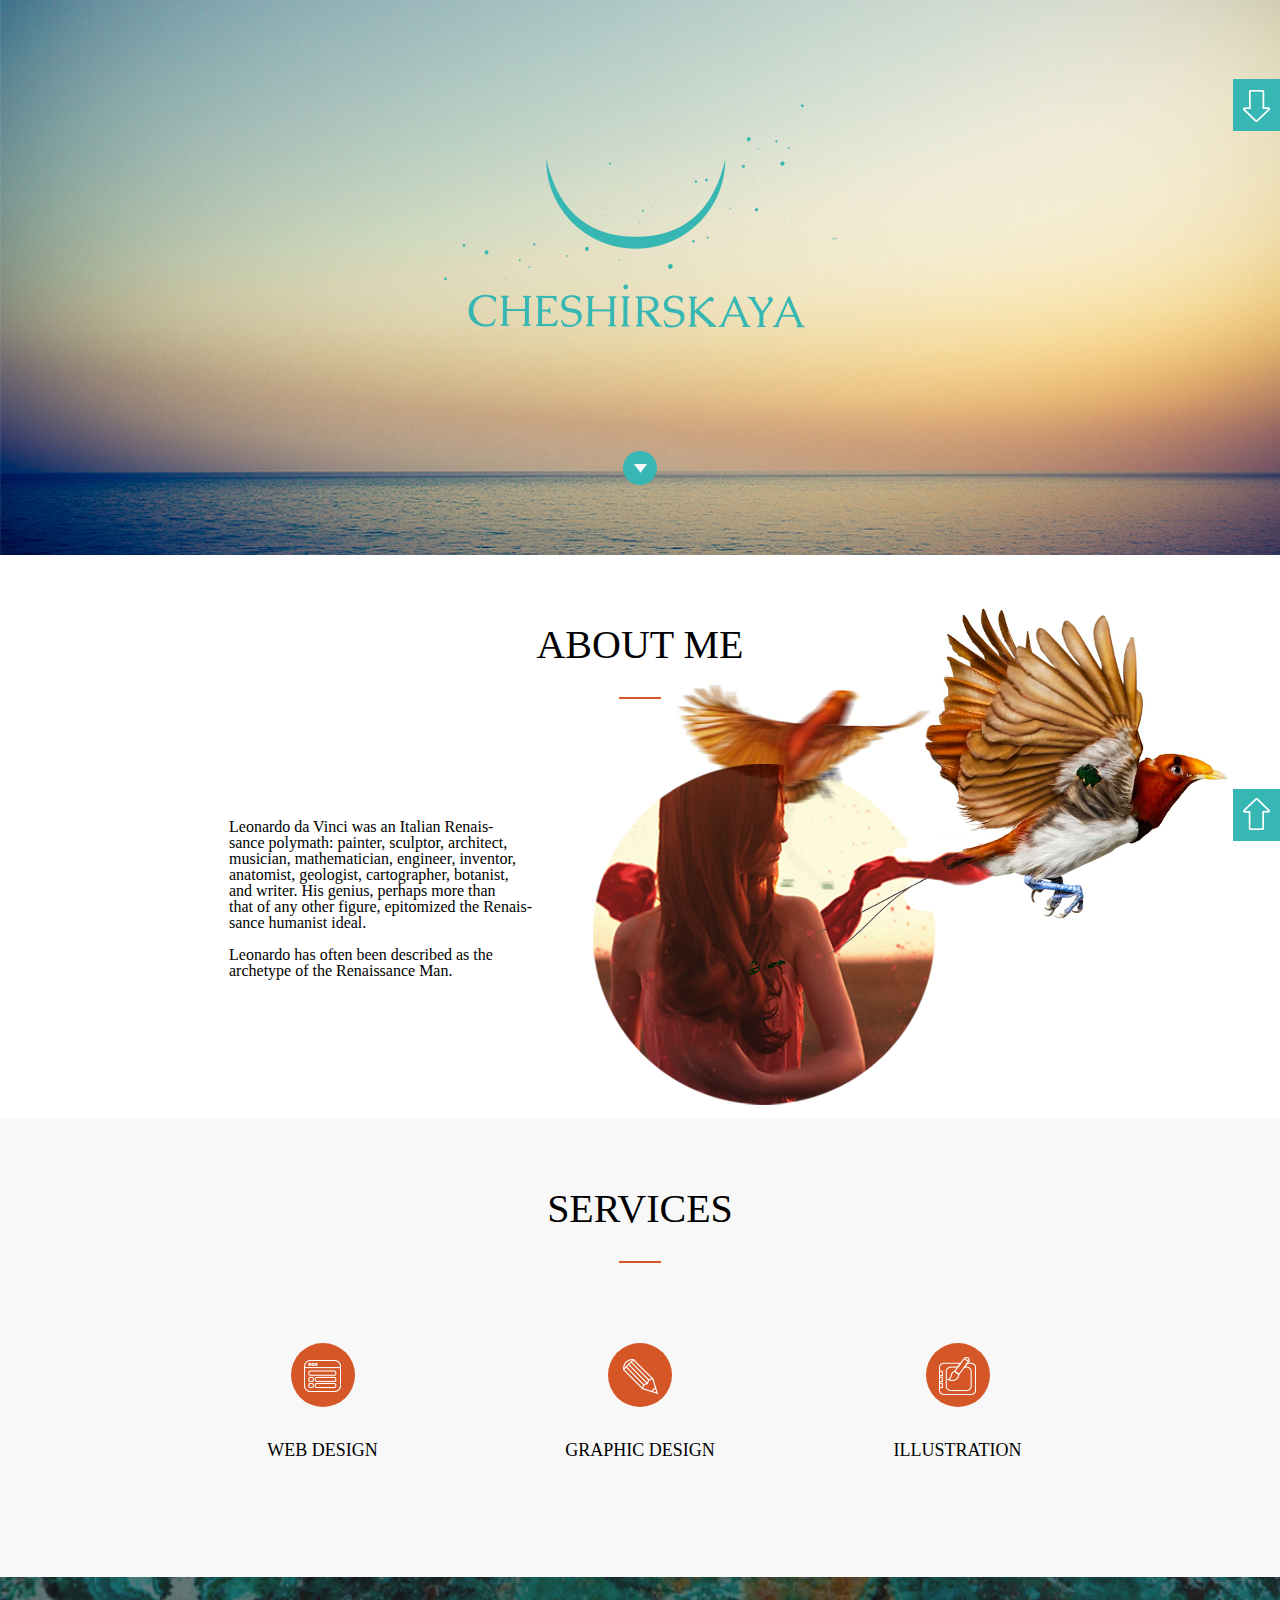
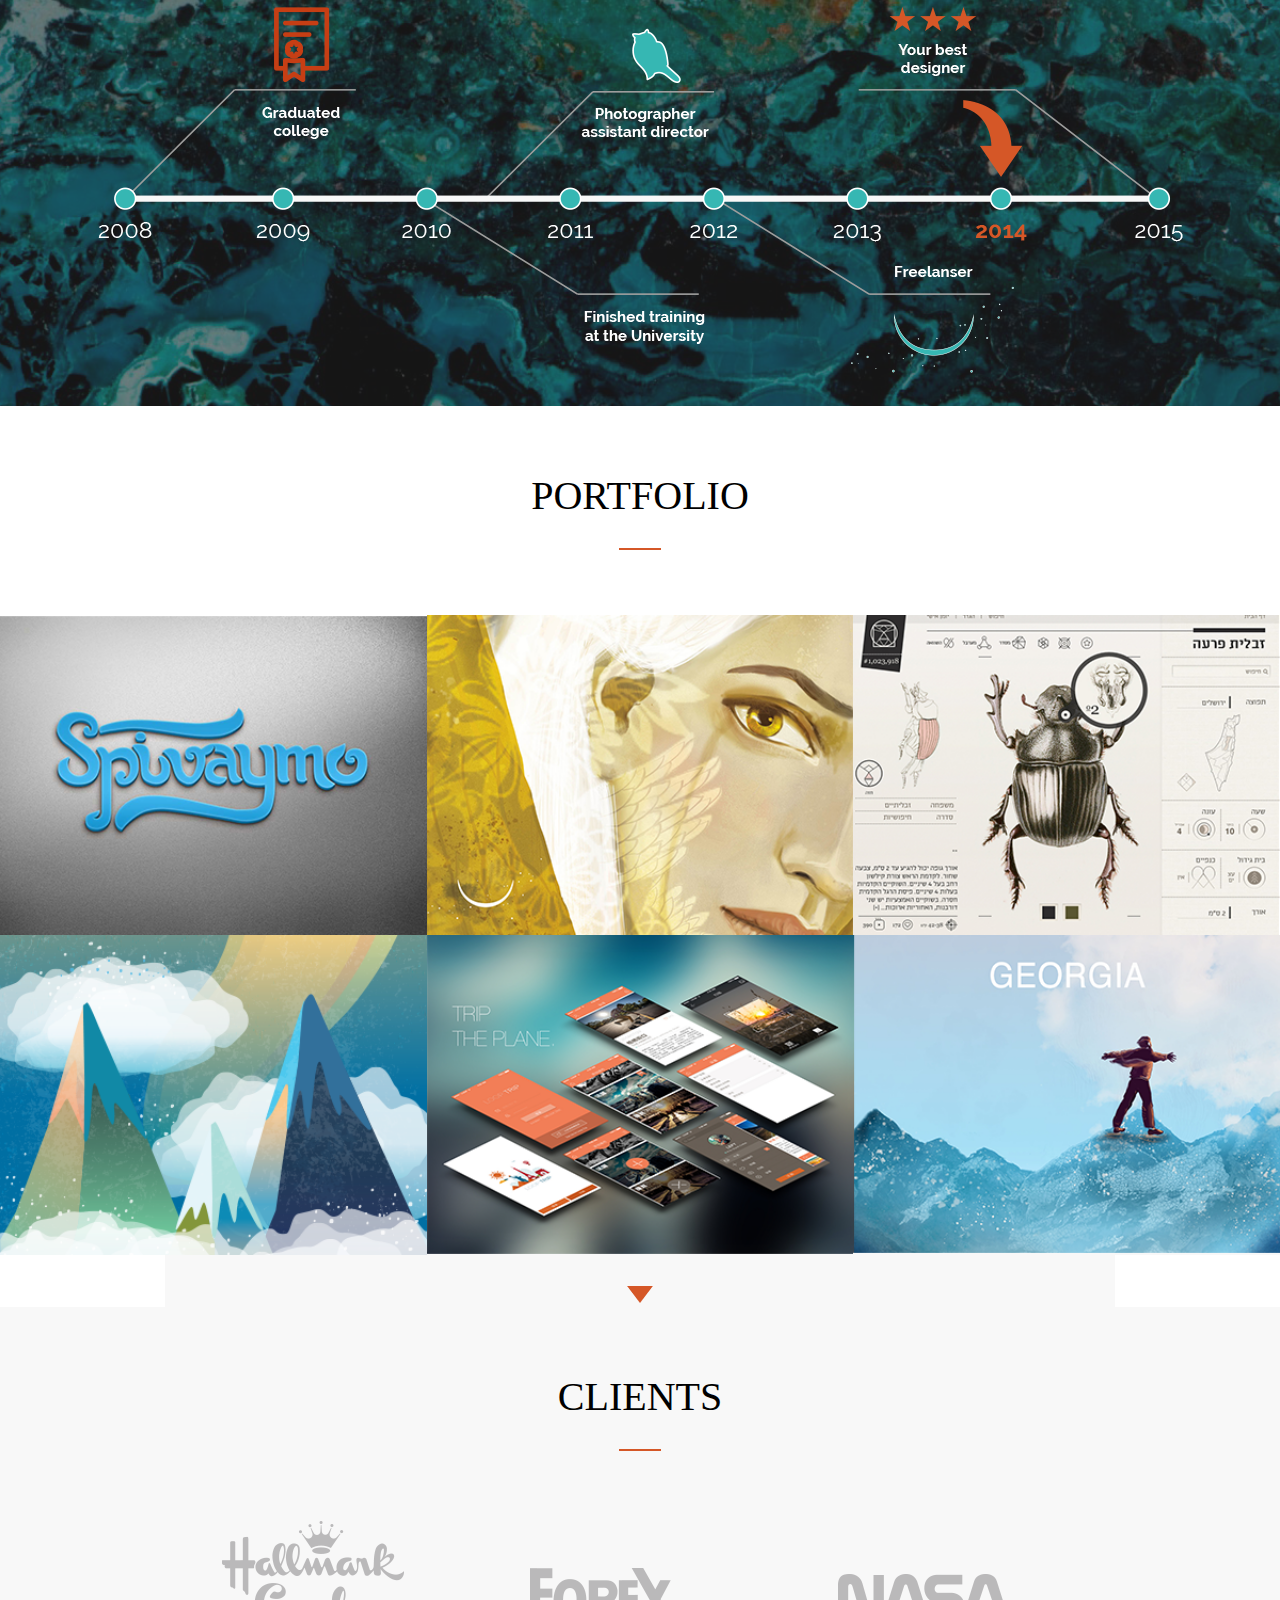
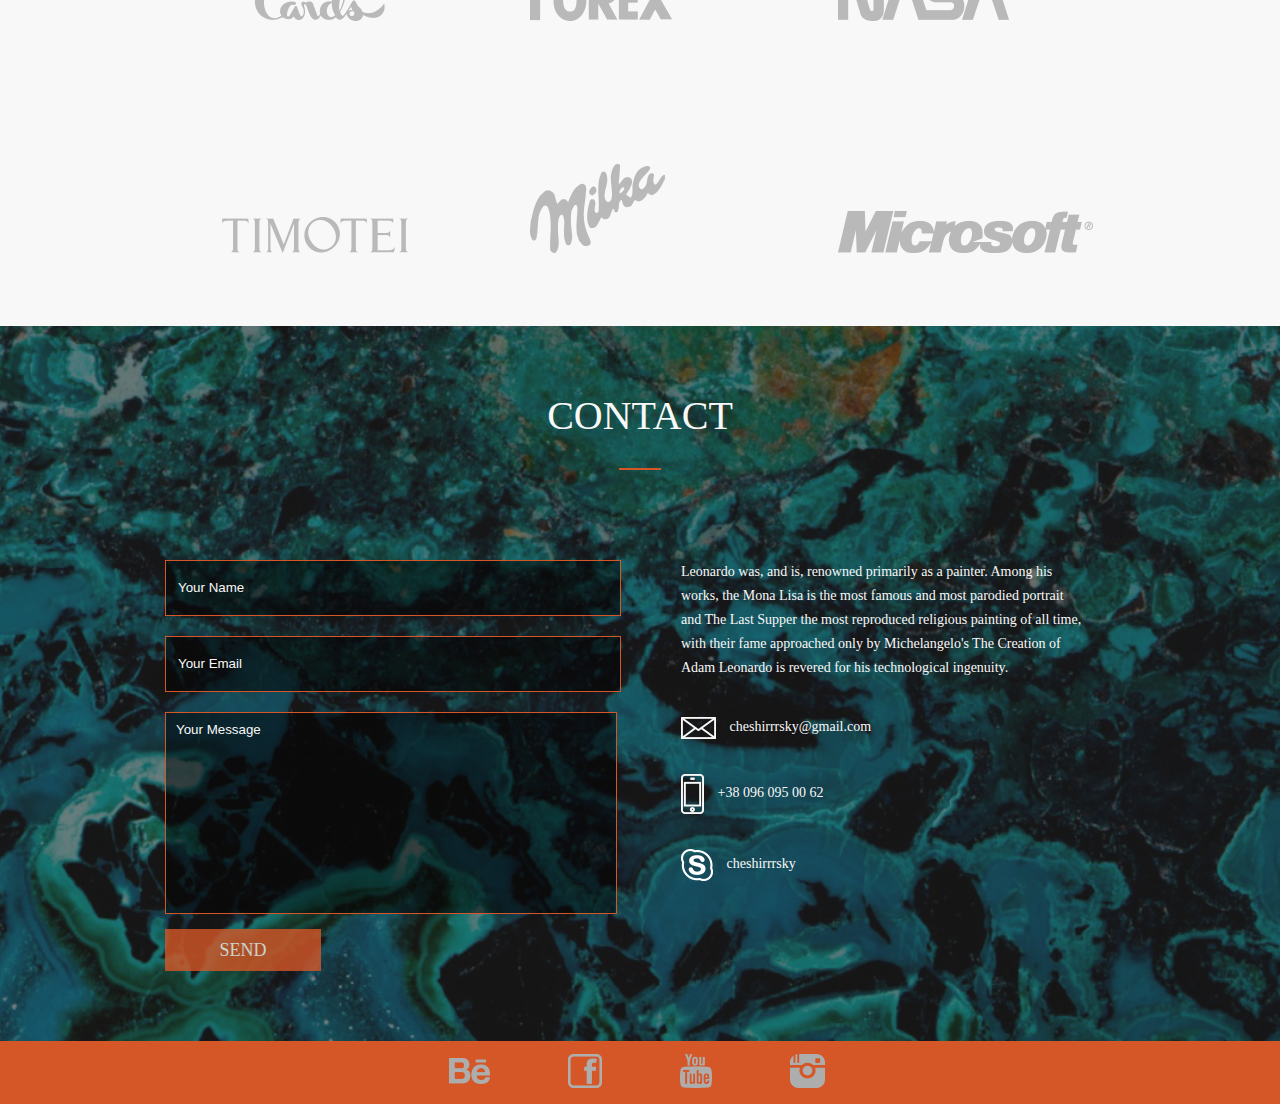
<file: index.html>
<!DOCTYPE html>
<html>
<head>
	<title></title>
	<meta charset="utf-8">
	<link rel="stylesheet" type="text/css" href="css/reset_css.css">
	<link rel="stylesheet" type="text/css" href="css/clients.css">
	<link rel="stylesheet" type="text/css" href="css/contact.css">
	<link rel="stylesheet" type="text/css" href="css/footer.css">
	<link rel="stylesheet" type="text/css" href="css/menu.css">
	<link rel="stylesheet" type="text/css" href="css/about.css">
	<link rel="stylesheet" type="text/css" href="css/services.css">
	<link rel="stylesheet" type="text/css" href="css/portfolio.css">
	<link rel="stylesheet" type="text/css" href="css/history.css"> 
	<link rel="stylesheet" type="text/css" href="css/heder.css">
</head>
<body>
	<div class="wrap">
		<div id="heder"class=" section section_heder">
			<div class="container">
				<div class="heder_logo">
					<img src="images/logos/heder_img.png" alt="" class="heder__logo_img">
				</div>
				
						

				<div class="heder_button">
					<label for="chekk" class="heder_batton_item">
						<img src="images/pic/icon/heder_arrow.png" alt="" class="heder__batton_img">
					</label>	
				</div>
				<div class="batton_top">
					<a href="#footer" class="batton_top_item">
						<img src="images/pic/icon/arrow.png" alt="" class="button__top_img">
					</a>	
				</div>
				<div class="botton_bottom">
					<a href="#heder" class="botton_bottom_item">
						<img class="botton__bottom_img" src="images/pic/icon/arrow.png" alt="" >
					</a>
					
				</div>
			</div>
		</div>
		<input  type="checkbox" id="chekk"/>
		<div class=" section section_menu">
			<div class="container">
				<div class="menu_content">
					<a class="menu_content_item" href="#about">
						ABOUT ME
					</a>
					<a class="menu_content_item" href="#services">
						SERVICES
					</a>
					<a class="menu_content_item" href="#portfolio">
						PORTFOLIO
					</a>
					<a class="menu_content_item" href="#clients">
						CLIENTS
					</a>
					<a class="menu_content_item" href="#contact">
						CONTACT
					</a>
				</div>
			</div>
		</div>

		<div class="section_about">
			<div class="container">
				<h3 class=" title title_about">
					About me
				</h3>
				<div class="about_contant">
					<p class="about__contant_text">
						Leonardo da Vinci  was an Italian Renais-<br>sance polymath: painter, sculptor, architect,<br> musician, mathematician, engineer, inventor,<br> anatomist, geologist, cartographer, botanist,<br> and writer. His genius, perhaps more than<br> that of any other figure, epitomized the Renais-<br>sance humanist ideal.<br><br> 

						Leonardo has often been described as the archetype of the Renaissance Man.
					</p>
				</div>
				<div class="about_box_img">
					<figure class="about_img">
						<img src="images/logos/about_img.png" alt="" class="about_img_woman">
						</img>
					</figure>
				</div>
			</div>
		</div>
		<div class="section section_services">
			<div class="container">
				<h3 id="services" class="title services_title">
					SERVICES
				</h3>
				<div class="services_box">
					<div class="services_content">
						<figure class="services_content_img" >
							<img class="services_content_item"  src="images/pic/icon/calendar.png" alt="">
						</figure>
						<p class="services_content_text">
							Web design
						</p>
					</div>
					<div class="services_content">
						<figure class="services_content_img" >
							<img class="services_content_item" src="images/pic/icon/pen.png" alt="">
						</figure>
						<p class="services_content_text">
							graphic design
						</p>
					</div>
					<div class="services_content">
						<figure class="services_content_img" >
							<img class="services_content_item" src="images/pic/icon/style.png" alt="">
						</figure>
						<p class="services_content_text">
							illustration
						</p>
					</div>
				</div>
			</div>
		</div>
		<div class="section section_history">
			<figure class="history_img">
				<img src="images/porfolio/history_img.png" alt="">
			</figure>
		</div>
		<div class="section_portfolio">
			<div class="container">
				<h3 class="title title_portfolio">
					PORTFOLIO
				</h3>
			</div>
			<div class="portfolio_box">
				<figure class="portfolio_contant">
					<img src="images/porfolio/spy.png" alt="">
				</figure>
				<figure class="portfolio_contant">
					<img src="images/porfolio/woman.png" alt="">
				</figure>
				<figure class="portfolio_contant">
					<img src="images/porfolio/beetle.png" alt="">
				</figure>
				<figure class="portfolio_contant">
					<img src="images/porfolio/pyramid.png" alt="">
				</figure>
				<figure class="portfolio_contant">
					<img src="images/porfolio/booklets.png" alt="">
				</figure>
				<figure class="portfolio_contant">
					<img src="images/porfolio/georgia.png" alt="">
				</figure>
			</div>
			<input type="checkbox" id="chek"/>
			<div class="portfolio_box_menu">
				
				<figure class="portfolio_contant">
					<img src="images/porfolio/spy.png" alt="">
				</figure>
				<figure class="portfolio_contant">
					<img src="images/porfolio/woman.png" alt="">
				</figure>
				<figure class="portfolio_contant">
					<img src="images/porfolio/beetle.png" alt="">
				</figure>
				<figure class="portfolio_contant">
					<img src="images/porfolio/pyramid.png" alt="">
				</figure>
				<figure class="portfolio_contant">
					<img src="images/porfolio/booklets.png" alt="">
				</figure>
				<figure class="portfolio_contant">
					<img src="images/porfolio/georgia.png" alt="">
				</figure>
				<figure class="portfolio_contant">
					<img src="images/porfolio/spy.png" alt="">
				</figure>
				<figure class="portfolio_contant">
					<img src="images/porfolio/woman.png" alt="">
				</figure>
				<figure class="portfolio_contant">
					<img src="images/porfolio/beetle.png" alt="">
				</figure>
				<figure class="portfolio_contant">
					<img src="images/porfolio/pyramid.png" alt="">
				</figure>
				<figure class="portfolio_contant">
					<img src="images/porfolio/booklets.png" alt="">
				</figure>
				<figure class="portfolio_contant">
					<img src="images/porfolio/georgia.png" alt="">
				</figure>
			

				
			</div>
			<div class="container"> 
				<div class="portfolio_botton">
					<label for="chek">
						<img src="images/pic/icon/shape-1.png" alt="">
					</label>
				</div>
			</div>
		</div>
		<div class="section section_clients">	
			<div class="container">
				<h3 id="clients" class="clients_title title">
					CLIENTS
				</h3>
				<div class="client_content">
					<figure class="client_img">
						<img src="images/logos/hallmark.png" alt="">
					</figure>
					<figure class="client_img">
						<img src="images/logos/forex.png" alt="">
					</figure>
					<figure class="client_img">
						<img src="images/logos/nasa.png" alt="">
					</figure>
					<figure class="client_img">
						<img src="images/logos/timotei.png" alt="">
					</figure>
					<figure class="client_img">
						<img src="images/logos/milka.png" alt="">
					</figure>
					<figure class="client_img">
						<img src="images/logos/microsoft.png" alt="">
					</figure>
				</div>
			</div>
		</div>
		<div class="section section_contact">
			<div class="contact_box">	
				<div class="container">
					<h3 id="contact" class="title title_contact">
						CONTACT
					</h3>
					<div class="contact_item clearfix">
						<div class="contact_question">
							<form class="contact_question_form">
								<input class="contact_question_name" type="text" placeholder="Your Name">
							</form>	
							<form class="contact_question_form">
								<input class="contact_question_email" type="email" placeholder="Your Email">
							</form>
							<form class="contact_question_form">	
								<input class="contact_question_form_massage" type="text" placeholder="Your Message">
							</form>
							<a href="" class='contact_batton'>SEND</a>
						</div>
						<div class="contact_content">
							<p class="contact_content_text">
								Leonardo was, and is, renowned primarily as a painter. Among his<br> works, the Mona Lisa is the most famous and most parodied portrait<br> and The Last Supper the most reproduced religious painting of all time,<br> with their fame approached only by Michelangelo's The Creation of<br> Adam Leonardo is revered for his technological ingenuity.   
							</p>
							<p class="contact_content_text">
								<img src="images/pic/icon/mail.png" class="contact_content_img">
									cheshirrrsky@gmail.com
							</p>
							<p class="contact_content_text">
								<img src="images/pic/icon/telephone.png" class="contact_content_img">
									+38 096 095 00 62
							</p>
							<p class="contact_content_text">
								<img src="images/pic/icon/skype.png" class="contact_content_img">
									cheshirrrsky
							</p>
						</div>
					</div>
				</div>
			</div>
		</div>
		<div id="footer" class=" section_footer">
			<div class="container">
				<div class="footer_content">
					<figure class="footer_img">
						<a href="">
							<img src="images/pic/icon/be.png" alt="">
						</a>	
					</figure>
					<figure class="footer_img">
						<a href="https://www.facebook.com">
							<img src="images/pic/icon/facebook.png" alt="">
						</a>	
					</figure>
					<figure class="footer_img">
						<a href="https://www.youtube.com">
							<img src="images/pic/icon/youtobe.png" alt="">
						</a>	
					</figure>
					<figure class="footer_img">
						<a href="https://www.instagram.com">
							<img src="images/pic/icon/instogram.png" alt="">
						</a>	
					</figure>
				</div>
			</div>
		</div>

</body>
</html>
</file>
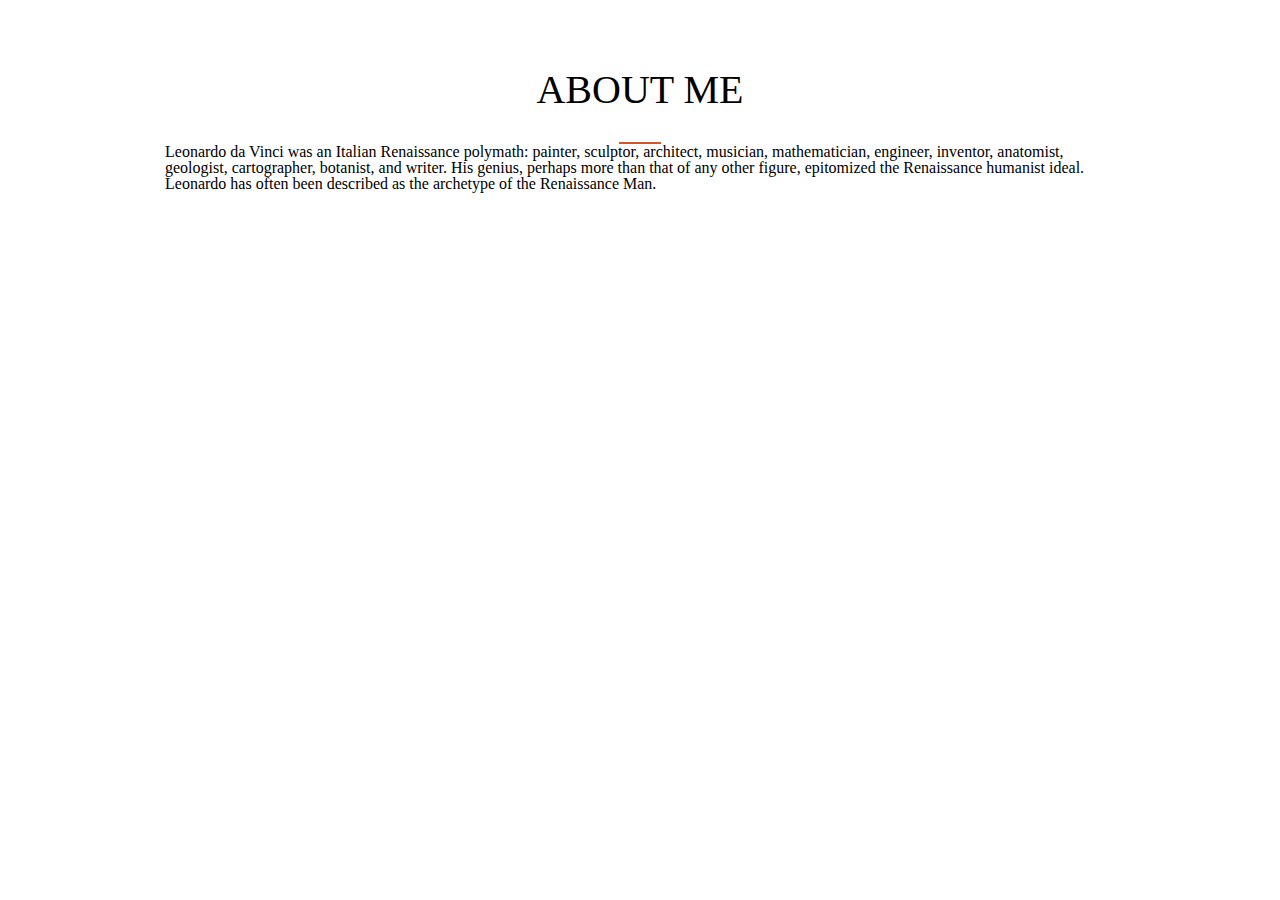
<file: html/about.html>
<!DOCTYPE html>
<html>
<head>
	<title></title>
	<meta charset="utf-8">
	<link rel="stylesheet" type="text/css" href="../css/reset_css.css">
	<link rel="stylesheet" type="text/css" href="../css/about.css">
</head>
<body>
	<div class="wrap">
		<div class="section_about">
			<div class="container">
				<h3 class="title_about title">
					ABOUT ME
				</h3>
				<div class="about_content_box">
					<p class="about_content">
						Leonardo da Vinci  was an Italian Renaissance polymath: painter, sculptor, architect, musician, mathematician, engineer, inventor, anatomist, geologist, cartographer, botanist, and writer. His genius, perhaps more than that of any other figure, epitomized the Renaissance humanist ideal. 

						Leonardo has often been described as the archetype of the Renaissance Man.
					</p>
				</div>
			</div>
		</div>
	</div>
</body>
</html>
</file>
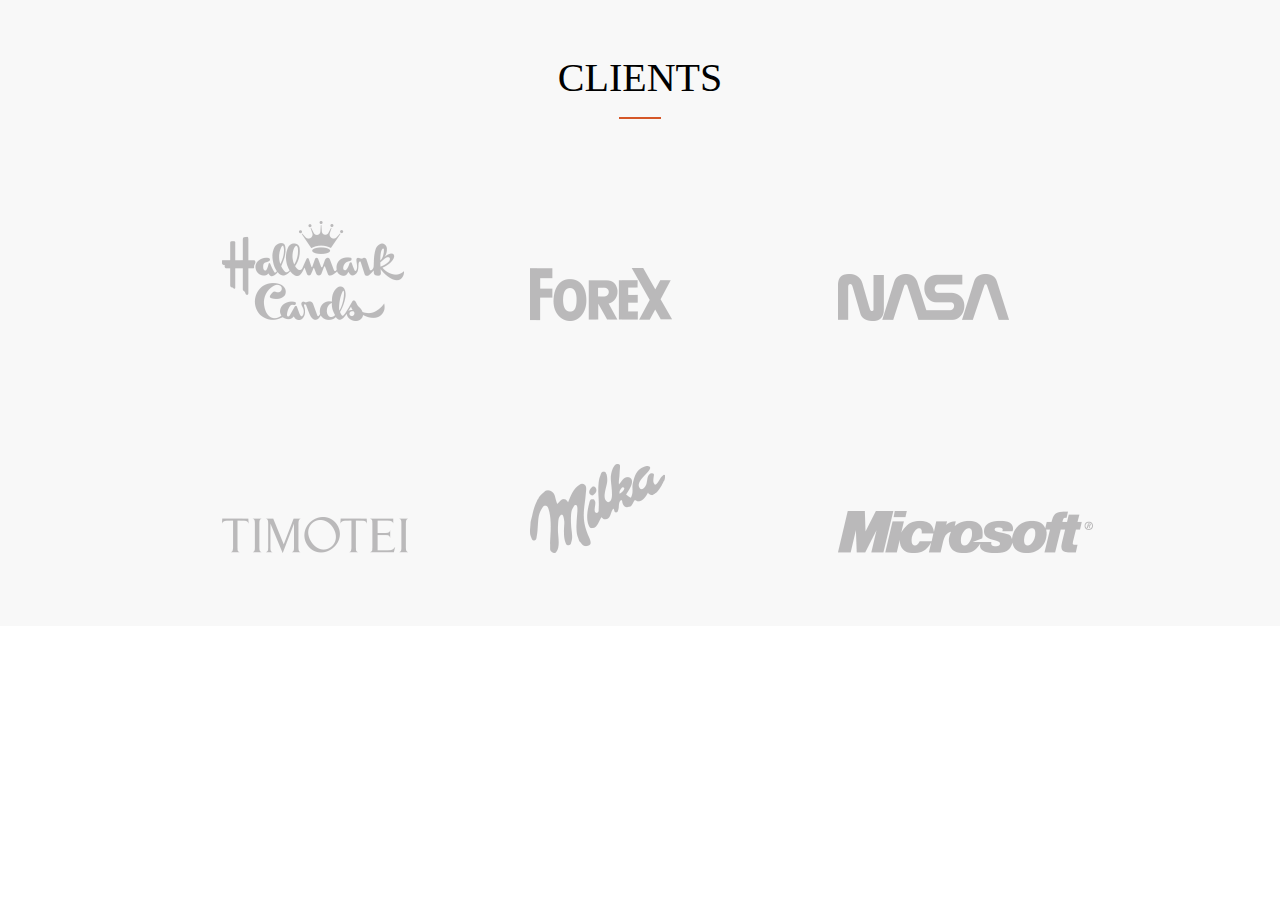
<file: html/client.html>
<!DOCTYPE html>
<html>
<head>
	<title></title>
	<meta charset="utf-8">
	<link rel="stylesheet" type="text/css" href="../css/reset_css.css">
	<link rel="stylesheet" type="text/css" href="../css/style.css">
</head>
<body>
	<div class="wrap">
		<div class="section section_clients">
			<div class="container">
				<h3 class="clients_title title">
					CLIENTS
				</h3>
				<div class="client_content">
					<figure class="client_img">
						<img src="../images/logos/hallmark.png" alt="">
					</figure>
					<figure class="client_img">
						<img src="../images/logos/forex.png" alt="">
					</figure>
					<figure class="client_img">
						<img src="../images/logos/nasa.png" alt="">
					</figure>
					<figure class="client_img">
						<img src="../images/logos/timotei.png" alt="">
					</figure>
					<figure class="client_img">
						<img src="../images/logos/milka.png" alt="">
					</figure>
					<figure class="client_img">
						<img src="../images/logos/microsoft.png" alt="">
					</figure>
				</div>
			</div>
		</div>
	</div>

</body>
</html>
</file>
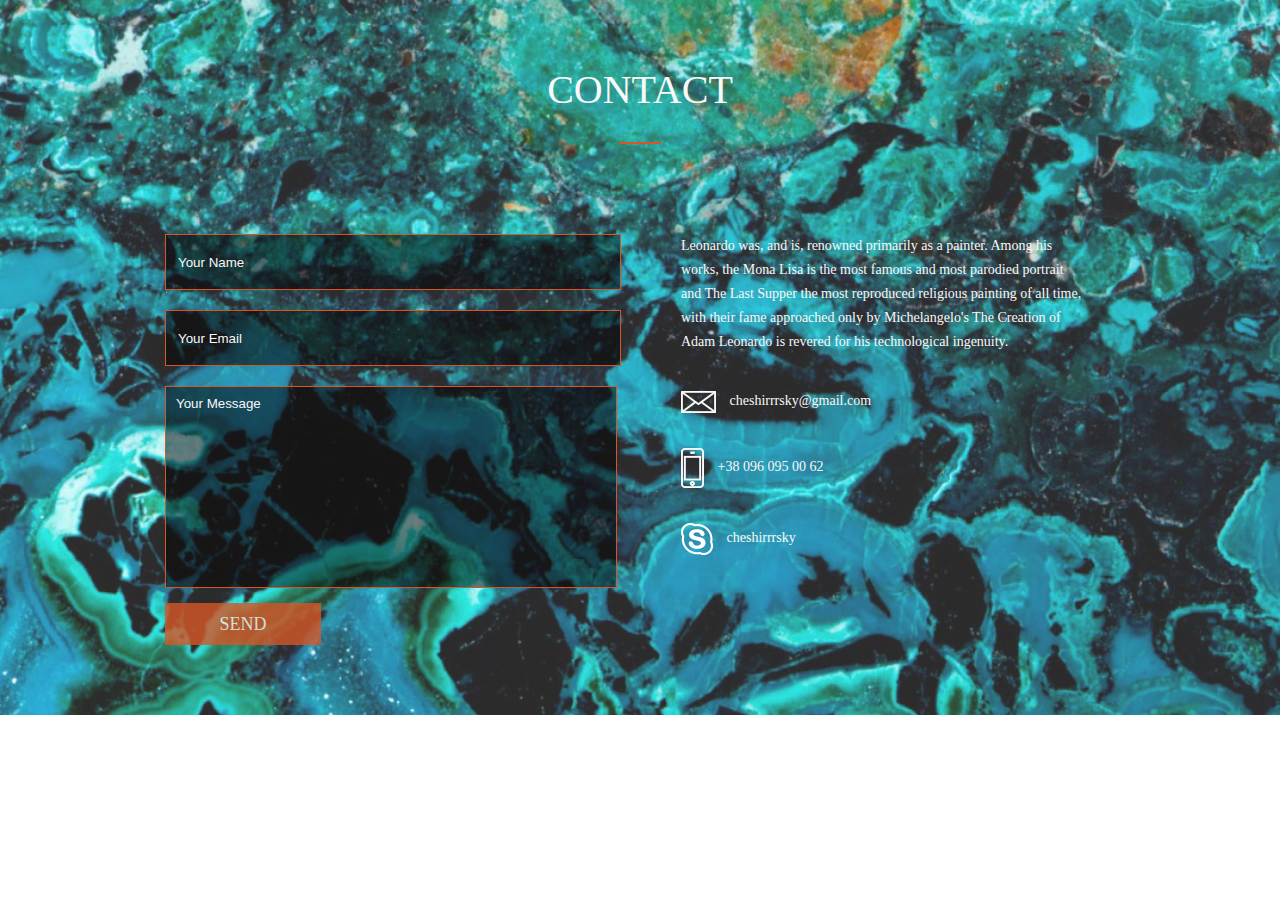
<file: html/contact.html>
<!DOCTYPE html>
<html>
<head>
	<title></title>
	<meta charset="utf-8">
	<link rel="stylesheet" type="text/css" href="../css/reset_css.css">
	<link rel="stylesheet" type="text/css" href="../css/contact.css">
</head>
<body>
	<div class="wrap">
		<div class="section section_contact">
			<div class="container">
				<h3 class="title title_contact">
					CONTACT
				</h3>
				<div class="contact_item clearfix">
					<div class="contact_question">
						<form class="contact_question_form">
							<input class="contact_question_name" type="text" placeholder="Your Name">
						</form>	
						<form class="contact_question_form">
							<input class="contact_question_email" type="email" placeholder="Your Email">
						</form>
						<form class="contact_question_form">	
							<input class="contact_question_form_massage" type="text" placeholder="Your Message">
						</form>
						<a href="" class='contact_batton'>SEND</a>
					</div>
				<div class="contact_content">
					<p class="contact_content_text">
						Leonardo was, and is, renowned primarily as a painter. Among his<br> works, the Mona Lisa is the most famous and most parodied portrait<br> and The Last Supper the most reproduced religious painting of all time,<br> with their fame approached only by Michelangelo's The Creation of<br> Adam Leonardo is revered for his technological ingenuity.   
					</p>
					<p class="contact_content_text">
							<img src="../images/pic/icon/mail.png" class="contact_content_img">
						cheshirrrsky@gmail.com
					</p>
					<p class="contact_content_text">
						<img src="../images/pic/icon/telephone.png" class="contact_content_img">
						+38 096 095 00 62
					</p>
					<p class="contact_content_text">
						<img src="../images/pic/icon/skype.png" class="contact_content_img">
						cheshirrrsky
					</p>
				</div>
			</div>
		</div>
	</div>
</body>
</html>
</file>
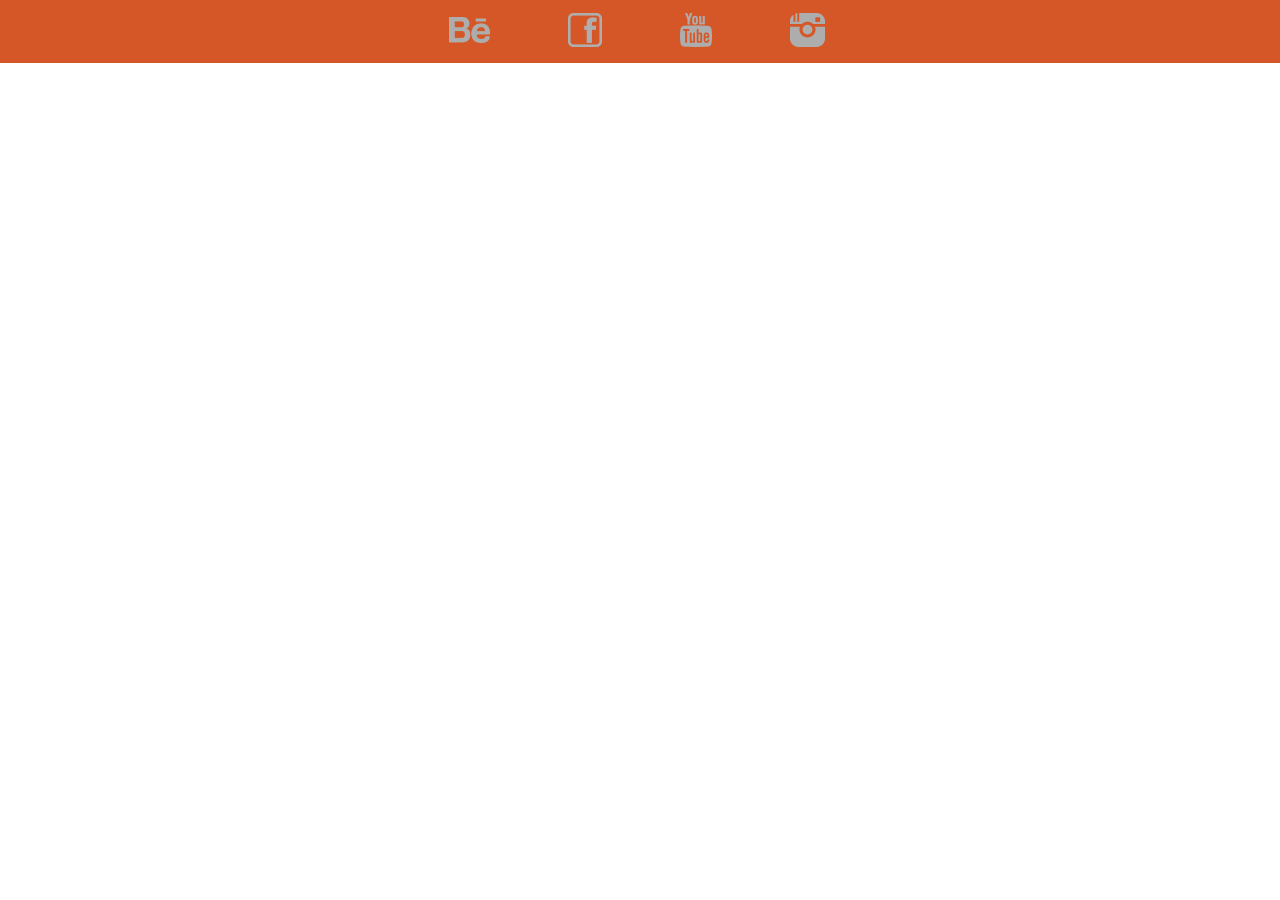
<file: html/footer.html>
<!DOCTYPE html>
<html>
<head>
	<title></title>
	<meta charset="utf-8">
	<link rel="stylesheet" type="text/css" href="../css/reset_css.css">
	<link rel="stylesheet" type="text/css" href="../css/footer.css">
</head>
<body>
	<div class="wrap">
		<div class="section_footer">
			<div class="container">
				<div class="footer_content">
					<figure class="footer_img">
						<img src="../images/pic/icon/be.png" alt="">
					</figure>
					<figure class="footer_img">
						<img src="../images/pic/icon/facebook.png" alt="">
					</figure>
					<figure class="footer_img">
						<img src="../images/pic/icon/youtobe.png" alt="">
					</figure>
					<figure class="footer_img">
						<img src="../images/pic/icon/instogram.png" alt="">
					</figure>
				</div>
			</div>
		</div>
	</div>
</body>
</html>
</file>
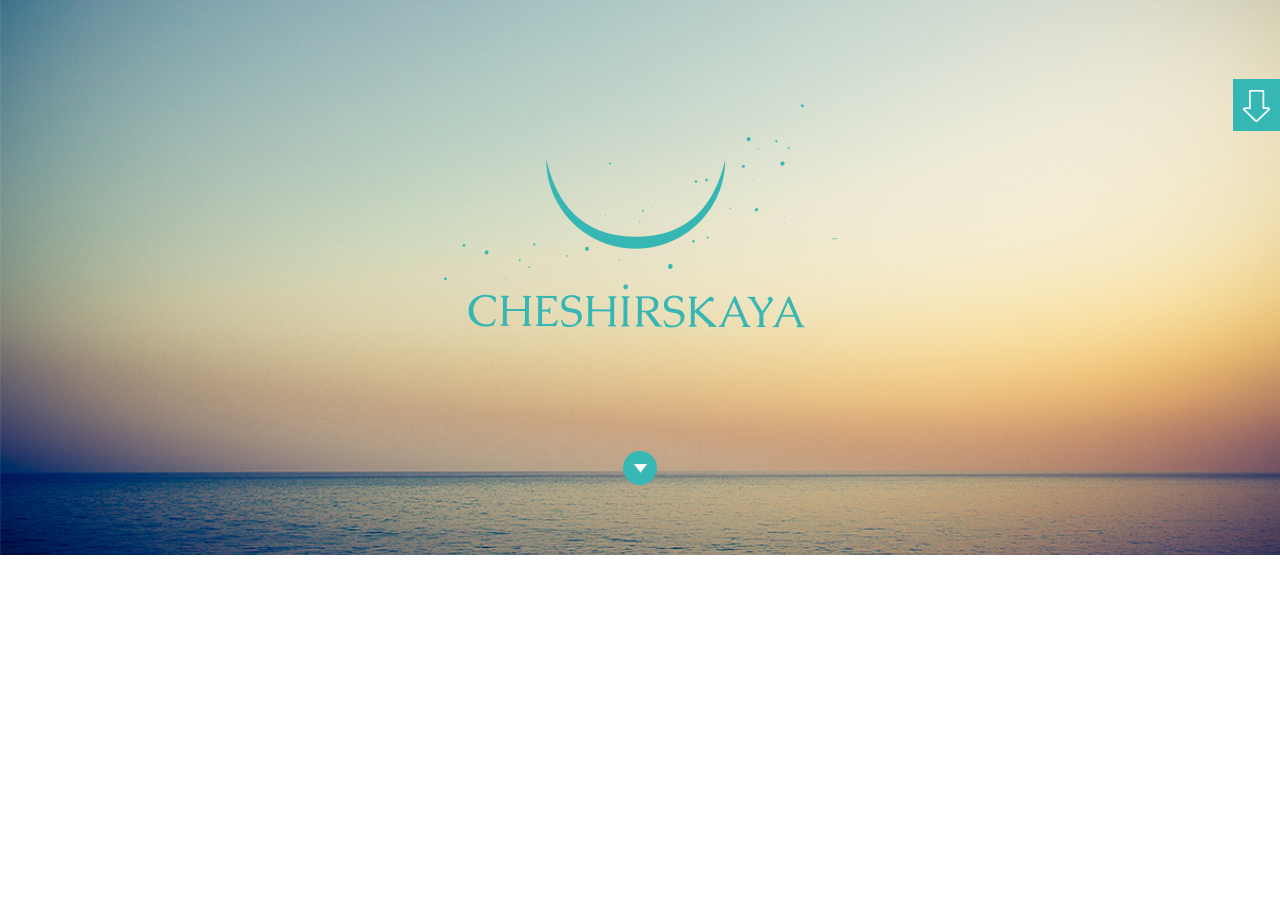
<file: html/heder.html>
<!DOCTYPE html>
<html>
<head>
	<title></title>
	<meta charset="utf-8">
	<link rel="stylesheet" type="text/css" href="../css/reset_css.css">
	<link rel="stylesheet" type="text/css" href="../css/heder.css">
</head>
<body>
	<div class="wrap">
		<div class="section_heder">
			<div class="container">
				<div class="heder_logo">
					<img src="../images/logos/heder_img.png" alt="" class="heder__logo_img">
				</div>
				<div class="heder_button">
					<a href="" class="heder_batton_item">
						<img src="../images/pic/icon/heder_arrow.png" alt="" class="heder__batton_img">
					</a>	
				</div>
				<div class="batton_top">
					<a href="" class="batton_top_item">
						<img src="../images/pic/icon/arrow.png" alt="" class="button__top_img">
					</a>	
				</div>
			</div>
		</div>
	</div>
</body>
</html>
</file>
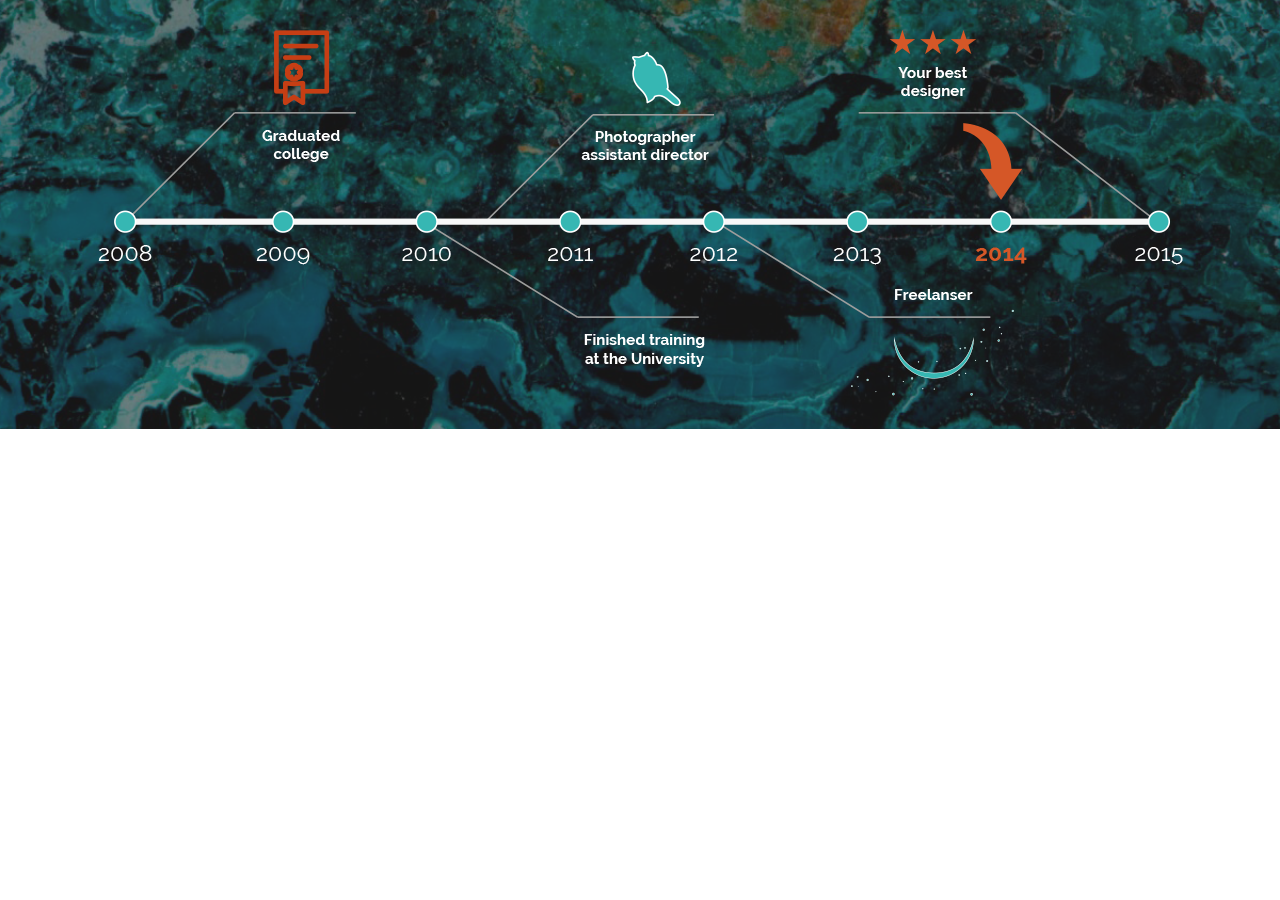
<file: html/history.html>
<!DOCTYPE html>
<html>
<head>
	<title></title>
	<meta charset="utf-8">
	<link rel="stylesheet" type="text/css" href="../css/reset_css.css">
	<link rel="stylesheet" type="text/css" href="../css/history.css">
</head>
<body>
	<div class="wrap">
		<div class="section_history">
			<figure class="history_img">
				<img src="../images/porfolio/history_img.png" alt="">
			</figure>
		</div>
	</div>
</body>
</html>
</file>
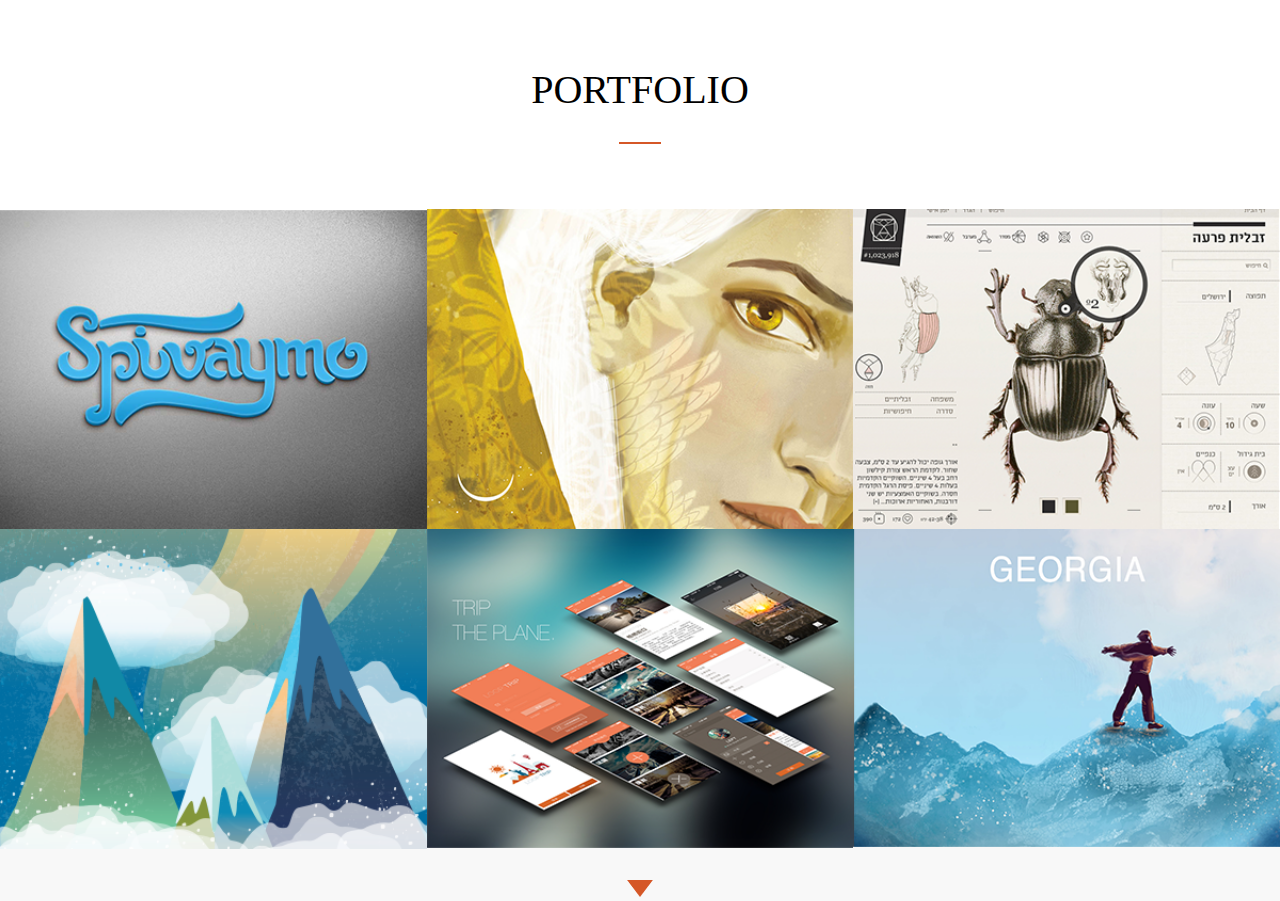
<file: html/portfolio.html>
<!DOCTYPE html>
<html>
<head>
	<title></title>
	<meta charset="utf-8">
	<link rel="stylesheet" type="text/css" href="../css/reset_css.css">
	<link rel="stylesheet" type="text/css" href="../css/portfolio.css">
</head>
<body>
	<div class="wrap">
		<div class="section_portfolio">
			<div class="container">
				<h3 class="title title_portfolio">
					PORTFOLIO
				</h3>
			</div>
			<div class="portfolio_box">
				<figure class="portfolio_contant">
					<img src="../images/porfolio/spy.png" alt="">
				</figure>
				<figure class="portfolio_contant">
					<img src="../images/porfolio/woman.png" alt="">
				</figure>
				<figure class="portfolio_contant">
					<img src="../images/porfolio/beetle.png" alt="">
				</figure>
				<figure class="portfolio_contant">
					<img src="../images/porfolio/pyramid.png" alt="">
				</figure>
				<figure class="portfolio_contant">
					<img src="../images/porfolio/booklets.png" alt="">
				</figure>
				<figure class="portfolio_contant">
					<img src="../images/porfolio/georgia.png" alt="">
				</figure>
			</div> 
			<div class="portfolio_botton">
				<a href="">
					<img src="../images/pic/icon/shape-1.png" alt="">
				</a>
			</div>
		</div>
	</div>
</body>
</html>
</file>
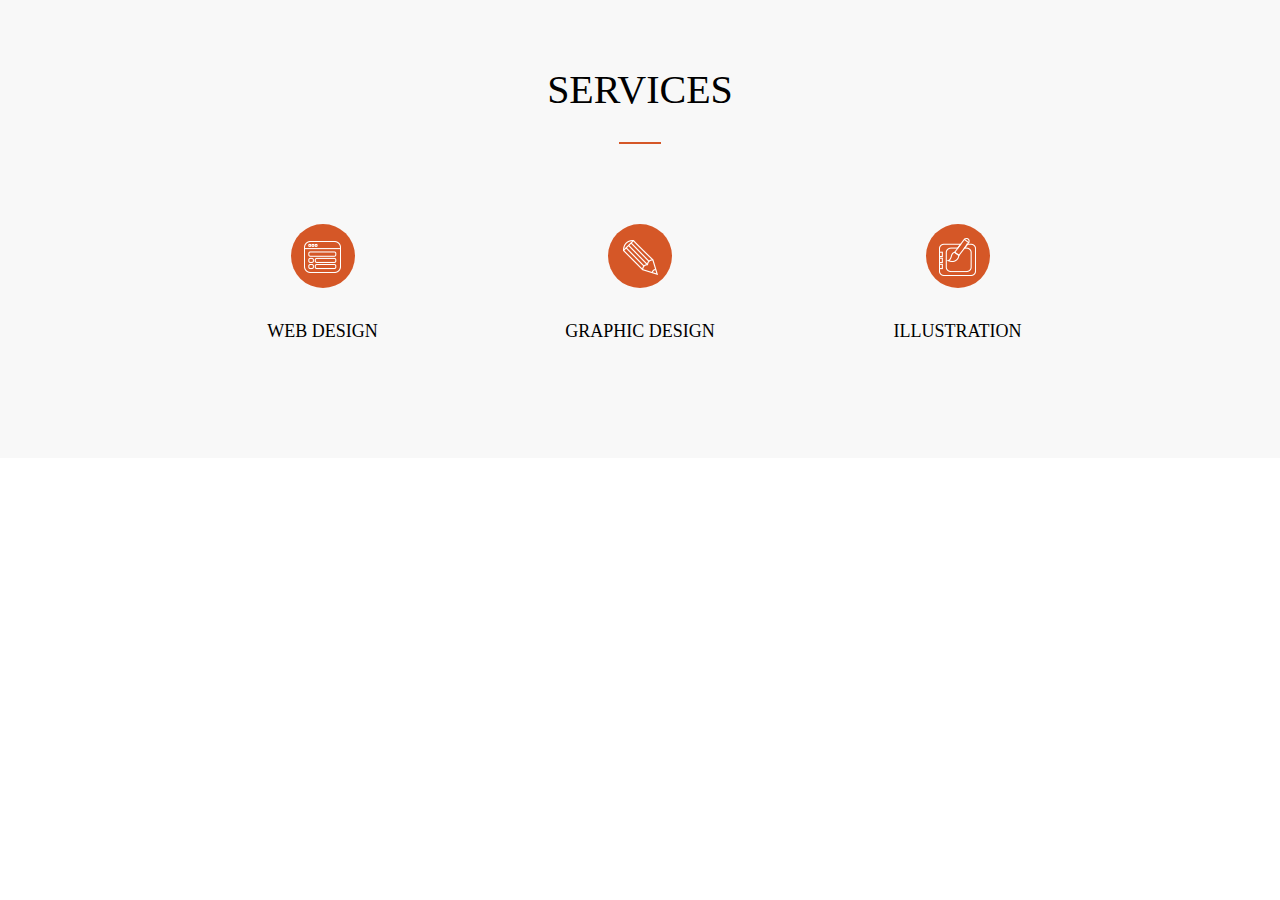
<file: html/services.html>
<!DOCTYPE html>
<html>
<head>
	<title></title>
	<meta charset="utf-8">
	<link rel="stylesheet" type="text/css" href="../css/reset_css.css">
	<link rel="stylesheet" type="text/css" href="../css/services.css">
</head>
<body>
	<div class="wrap div section_services">
		<div class="container">
			<h3 class="title services_title">
				SERVICES
			</h3>
			<div class="services_box">
				<div class="services_content">
					<figure class="services_content_img" >
						<img class="services_content_item"  src="../images/pic/icon/calendar.png" alt="">
					</figure>
					<p class="services_content_text">
						Web design
					</p>
				</div>
				<div class="services_content">
					<figure class="services_content_img" >
						<img class="services_content_item" src="../images/pic/icon/pen.png" alt="">
					</figure>
					<p class="services_content_text">
						graphic design
					</p>
				</div>
				<div class="services_content">
					<figure class="services_content_img" >
						<img class="services_content_item" src="../images/pic/icon/style.png" alt="">
					</figure>
					<p class="services_content_text">
						illustration
					</p>
				</div>
			</div>
		</div>
	</div>
</body>
</html>
</file>
<file: css/clients.css>
.container{
	width: 950px;
	margin: 0 auto;
}
.title::after{
	content: '';
	display: block;
	width: 42px;
	height: 2px;
	background-color: #d55727;
	display: block;
	margin: 32px auto 0;
}
.clients_title{
	text-align: center;
	padding-top: 70px;
	/* padding-bottom: 42px; */
	color: #000000;
	font-size: 40px;
	font-weight: 400;
	text-transform: uppercase;
	/* display: block; */
}

.section_clients{
	background-color: #f8f8f8;
}
.client_img{
	display: inline-block;
	width: 20%;	 
	margin: 70px 6%;	
}
/* end clients */
</file>
<file: css/contact.css>
.container{
	width: 950px;
	margin: 0 auto;
}
.title::after{
	content: '';
	display: block;
	width: 42px;
	height: 2px;
	background-color: #d55727;
	display: block;
	margin: 32px auto 0;
}

.section_contact{
	background: url('../images/pic/bg/bg_contact.png') no-repeat center ;
	background-size: cover; 
}
.contact_box{
	background: rgba(0, 0, 0, 0.5);

	
}
.title_contact{
	padding-top: 70px;
    text-align: center;
	color: #f8f8f8;
	font-size: 40px;
	font-weight: 400;
	text-transform: uppercase;
}
.contact_question{
	margin-top: 90px;
}
.contact_question_form{
	
}
.contact_question_name{
	width: 450px;
	height: 52px;
	border: 1px solid #d55727;
	color: #f8f8f8; 
	background-color: rgba(0, 0, 0, 0.5);
	/* font-size: 18px; */
	font-weight: 400;
	line-height: 14px;
}

.contact_question_email{
	width: 450px;
	height: 52px;
	border: 1px solid #d55727;
	color: #f8f8f8;
	background-color: rgba(0, 0, 0, 0.5);
	/* font-size: 18px; */
	font-weight: 400;
	line-height: 14px;
	margin-top: 20px;	
}
.contact_question_form_massage{
	width: 450px;
	padding: 10px 0 176px 0;
	border: 1px solid #d55727;
	background-color: rgba(0, 0, 0, 0.5);
	margin-top: 20px;
	color: #f8f8f8;
	font-weight: 400;
	line-height: 14px;

}
.contact_question_name::placeholder,
.contact_question_email::placeholder,
.contact_question_form_massage::placeholder{
	color: #f8f8f8;
	padding: 10px 0 0 10px;
}
.contact_batton{
	width: 156px;
	height: 42px;
	background-color: #d55727;
	opacity: 0.8;
	margin: 15px 0 70px 0;
	display: inline-block;  
	color: #f8f8f8;
	font-size: 18px;
	font-weight: 400;
	line-height: 42px;
	text-transform: uppercase;
	text-align: center;
	text-decoration: none;

}
.contact_content{
	margin: 90px 0 0 60px;
	float: right;
	
}

.contact_question{
	float: left;
}
.contact_content_text{
	
	font-size: 14px;
	font-weight: 400;
	line-height: 24px;
	margin-bottom: 35px; 
	color: #f8f8f8;
}
.contact_content::after,  
.contact_question::after,  
.clearfix
{
	display: table;
	content: '';
	clear: both;
}
.contact_content_img{
	vertical-align: middle;
	margin-right: 10px;
}
</file>
<file: css/footer.css>
.container{
	width: 950px;
	margin: 0 auto;
}
.section_footer{
	background-color: #d55727;
}
.footer_content{
	margin-left: 284px;
}	
.footer_img{
	display: inline-block;
	padding:13px 74px 13px 0px;
	vertical-align: middle;
}
</file>
<file: css/menu.css>
.container{
	width: 950px;
	margin: 0 auto;
}
.section_menu{
	background-color: #36b7b3;
	
	height: 0;
}
.menu_content{
	margin-left:  157px;
}
.menu_content_item{
	text-decoration: none;
	color: #ffffff;
	font-size: 14px;
	font-weight: 400;
	line-height: 62px;
	margin-right: 30px;
	padding: 13px 14px;
	visibility: hidden;
}
.menu_content_item:hover{
	background-color: #d55727;
}
</file>
<file: css/about.css>
.container{
	width: 950px;
	margin: 0 auto;
}
 

.title::after{
	content: '';
	display: block;
	width: 42px;
	height: 2px;
	background-color: #d55727;
	display: block;
	margin: 32px auto 0;
}
.title_about{
	text-align: center;
	padding-top: 70px;
	/* padding-bottom: 42px; */
	color: #000000;
	font-size: 40px;
	font-weight: 400;
	text-transform: uppercase;
}
.about__contant_text{
	float: left;
	display: inline-block;
	width:303px;

	padding: 120px 0 140px 64px;
}
.about_img_woman{
	width: auto;
}
.about_contant::after{
	content: '';
	display: table;
	clear: both;
}
.about_box_img{
	position: relative;
	top: 0px;
	right: 0px;
}
.about_img{
	position: absolute;
	bottom: -100px;
    right: -141px;
	z-index: -1; 
}
</file>
<file: css/services.css>
.container{
	width: 950px;
	margin: 0 auto;
}
.title::after{
	content: '';
	display: block;
	width: 42px;
	height: 2px;
	background-color: #d55727;
	display: block;
	margin: 32px auto 0;
}
.section_services{
	background-color: #f8f8f8;
}
.services_title{
	text-align: center;
	padding-top: 70px;
	color: #000000;
	font-size: 40px;
	font-weight: 400;
	text-transform: uppercase;
}
.services_content_img{
	line-height: 64px;
	width:  64px;
	border-radius: 49px;
	background-color: #d55727;
	display: inline-block;
	vertical-align: middle;
	text-align: center;
	

}
.services_content_item{
	vertical-align: middle;
}
.services_content{
	display: inline-block;
	width: 33%;
}
.services_box{
	margin: 80px 0 0 0   ;
	text-align: center;
}
.services_content_text{
	color: #000000;
	font-size: 18px;
	line-height: 14.01px;
	text-transform: uppercase;
	margin-top: 36px ;
	padding-bottom: 120px;
	
}
</file>
<file: css/portfolio.css>
.container{
	width: 950px;
	margin: 0 auto;
}
.title::after{
	content: '';
	display: block;
	width: 42px;
	height: 2px;
	background-color: #d55727;
	display: block;
	margin: 32px auto 0;
}
.title_portfolio{
	text-align: center;
	padding-top: 70px;
	/* padding-bottom: 42px; */
	color: #000000;
	font-size: 40px;
	font-weight: 400;
	text-transform: uppercase;
}
.portfolio_contant{
	display: inline-block;
	width: 33.33%;
	
}
.portfolio_contant>img{
	width: 100%;
}

.portfolio_box{
	font-size: 0;
	padding: 65px 0 0 0;
}	
.portfolio_botton{
	padding-top: 30px;
	text-align: center;
	background-color: #f8f8f8;
}
.portfolio_box_menu{
	font-size: 0;
	/* display: none; */
	height: 0;
	visibility: hidden;

}
#chek{
	display: none;
}
#chek:checked + .portfolio_box_menu{
	/* display: block; */
	height: 400px;
	visibility: visible;
	overflow: auto;
	transition: all 1s ease
}
</file>
<file: css/history.css>
.section_history{

	background: url('../images/pic/bg/bg_history.png') no-repeat center;
	background-size: cover;
}
.history_img{
	background-color: rgba(0, 0, 0, 0.5);
	text-align: center;
	padding: 30px 0 30px 0;
}
</file>
<file: css/heder.css>
.container{
	width: 950px;
	margin: 0 auto;
}
.section_heder{
	background: url('../images/pic/bg/heder_bg.png') no-repeat center;
	background-size: cover;
}
.heder_logo{
	padding: 104px 0 120px 0;
	text-align: center;
}
.heder_button{
	text-align: center;
	padding: 0 0 70px 0;

}
.heder_batton_item{
	display: inline-block;
	line-height: 34px;
	width:  34px;
	background-color: #36b7b3;
	border-radius: 49px; 
	text-align: center;
	cursor: pointer;
}
.heder__batton_img{
	vertical-align: middle;
}
.batton_top{
	position: absolute;
	display: inline-block;
	top: 79px;
	right: 0;
	background-color: #36b7b3;
	width:  47px;
	line-height: 52px;
	text-align: center;
}
.button__top_img{
	vertical-align: middle;
}
/* ---- */
.botton_bottom{
	position: fixed;
	display: inline-block;
	bottom: 59px;
	right: 0;
	background-color: #36b7b3;
	width:  47px;
	line-height: 52px;
	text-align: center;
	transform: rotate(180deg);
}
#chekk{
	display: none;
}
#chekk:checked + .section_menu{

	height: 64px;
	transition: all 1s ease;
	
}
.botton__bottom_img{
	vertical-align: middle;
}

#chekk:checked+ .section_menu>.container>.menu_content>.menu_content_item{
visibility: visible;
}





textarea, 
textarea:active, 
textarea:focus {
    outline: none;
    resize: none;
}
button, 
button:active, 
button:focus{
   outline: none;
   border: none; 
}
</file>
<file: css/style.css>
.container{
	width: 950px;
	margin: 0 auto;
}
.title::after{
	content: '';
	display: block;
	width: 42px;
	height: 2px;
	background-color: #d55727;
	display: block;
	margin: 32px auto;
}
.clients_title{
	text-align: center;
	padding-top: 71px;
	/* padding-bottom: 42px; */
	color: #000000;
	font-size: 40px;
	font-weight: 400;
	line-height: 14px;
	text-transform: uppercase;
	/* display: block; */
}

.section_clients{
	background-color: #f8f8f8;
}
.client_img{
	display: inline-block;
	width: 20%;	
	margin: 70px 6%;	
}
/* end clients */
</file>
